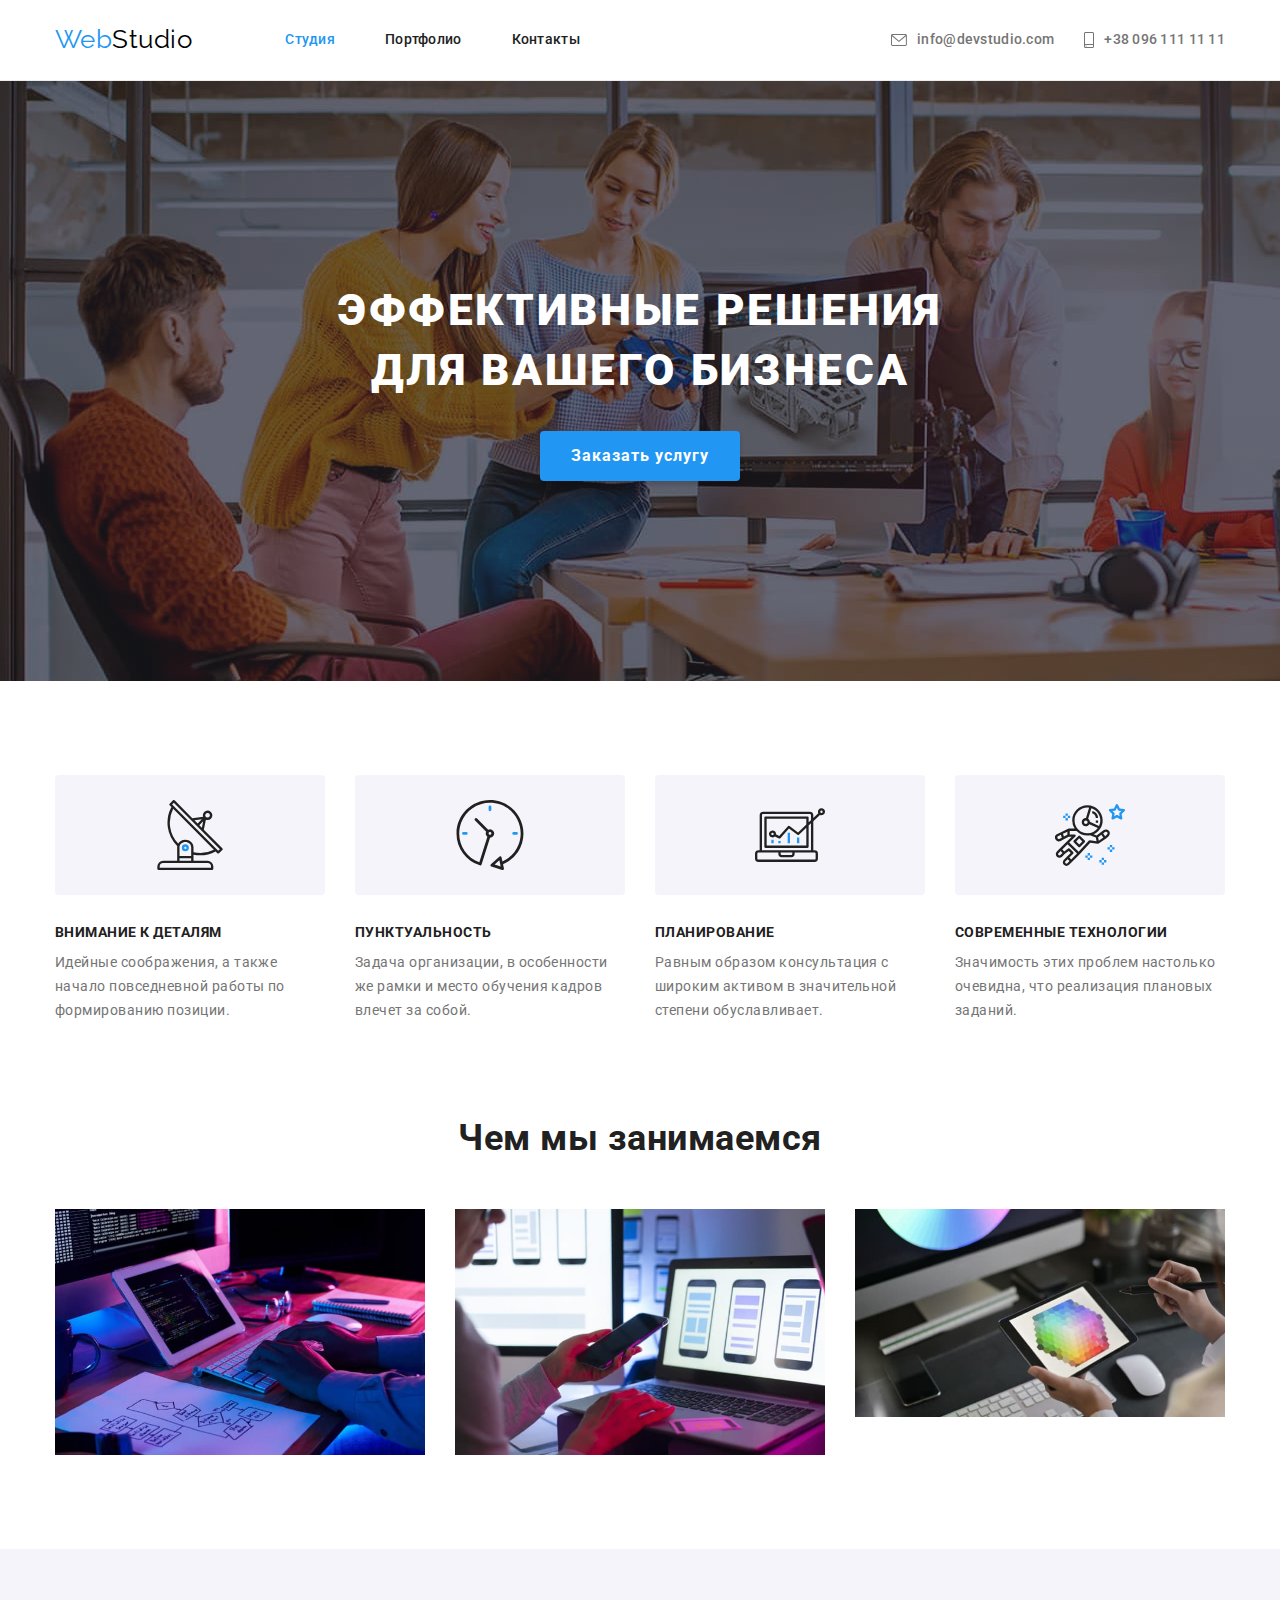
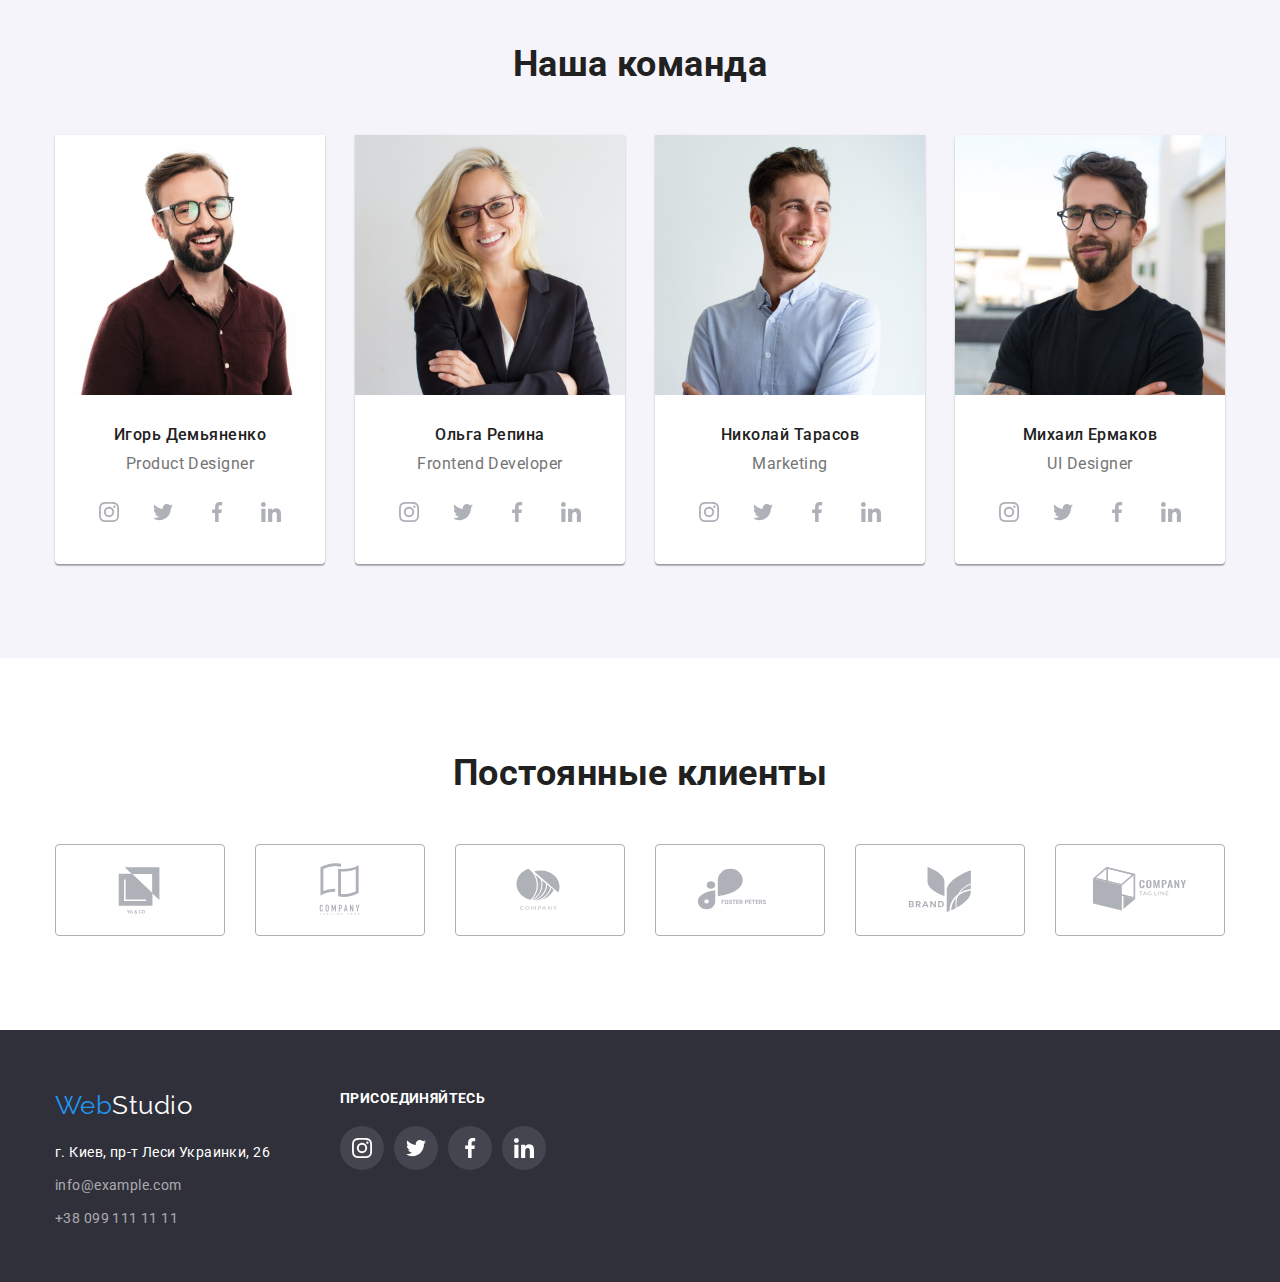
<file: index.html>
<!DOCTYPE html>
<html lang="ru">
	<head>
		<meta charset="UTF-8" />
		<meta http-equiv="X-UA-Compatible" content="IE=edge" />
		<meta name="viewport" content="width=device-width, initial-scale=1.0" />
		<title>Студия</title>
		<link
			href="https://fonts.googleapis.com/css2?family=Raleway:wght@700&family=Roboto:wght@400;500;700;900&display=swap"
			rel="stylesheet"
		/>
		<link
			rel="stylesheet"
			href="https://cdnjs.cloudflare.com/ajax/libs/modern-normalize/1.1.0/modern-normalize.min.css"
		/>
		<link rel="stylesheet" href="./css/styles.css" />
	</head>
	<body>
		<!-- Header -->
		<header class="header">
			<div class="container header-container">
				<div class="header-logo">
					<a href="./" class="logo">
						<span class="logo-web">Web</span>
						<span>Studio</span>
					</a>
				</div>
				<nav class="header-nav">
					<ul class="site-nav">
						<li class="link current"><a href="./">Студия</a></li>
						<li class="link"><a href="./portfolio.html">Портфолио</a></li>
						<li class="link"><a href="">Контакты</a></li>
					</ul>
				</nav>
				<div class="auth-nav">
					<a href="mailto:info@devstudio.com">
						<svg class="auth-nav-svg" width="16" height="12">
							<use href="./images/icons.svg#icon-envelope"></use>
						</svg>
						info@devstudio.com
					</a>
					<a href="tel:+380961111111">
						<svg class="auth-nav-svg" width="10" height="16">
							<use href="./images/icons.svg#icon-smartphone"></use>
						</svg>
						+38 096 111 11 11
					</a>
				</div>
			</div>
		</header>
		<!-- Main -->
		<main>
			<!-- Герой -->
			<section class="hero">
				<div class="container">
					<h1 class="hero-title">Эффективные решения для вашего бизнеса</h1>
					<button class="hero-button" type="button">Заказать услугу</button>
				</div>
			</section>
			<!-- Особенности -->
			<section class="features section">
				<div class="container">
					<h2 class="features-none">Особенности</h2>
					<ul class="features-list">
						<li class="features-item">
							<div class="features-item-svg">
								<svg width="70" height="70">
									<use href="./images/icons.svg#icon-antenna"></use>
								</svg>
							</div>
							<h3 class="features-title">Внимание к деталям</h3>
							<p class="features-text">
								Идейные соображения, а также начало повседневной работы по формированию позиции.
							</p>
						</li>
						<li class="features-item">
							<div class="features-item-svg">
								<svg width="70" height="70">
									<use href="./images/icons.svg#icon-clock"></use>
								</svg>
							</div>

							<h3 class="features-title">Пунктуальность</h3>
							<p class="features-text">
								Задача организации, в особенности же рамки и место обучения кадров влечет за собой.
							</p>
						</li>
						<li class="features-item">
							<div class="features-item-svg">
								<svg width="70" height="70">
									<use href="./images/icons.svg#icon-diagram"></use>
								</svg>
							</div>
							<h3 class="features-title">Планирование</h3>
							<p class="features-text">
								Равным образом консультация с широким активом в значительной степени обуславливает.
							</p>
						</li>
						<li class="features-item">
							<div class="features-item-svg">
								<svg width="70" height="70">
									<use href="./images/icons.svg#icon-astronaut"></use>
								</svg>
							</div>
							<h3 class="features-title">Современные технологии</h3>
							<p class="features-text">Значимость этих проблем настолько очевидна, что реализация плановых заданий.</p>
						</li>
					</ul>
				</div>
			</section>

			<!-- Чем мы занимаемся -->
			<section class="work">
				<div class="container">
					<h2 class="section-title">Чем мы занимаемся</h2>
					<ul class="work-list">
						<li>
							<img src="./images/box1.jpg" width="370" height="294" alt="box1" />
						</li>
						<li>
							<img src="./images/box2.jpg" width="370" height="294" alt="box2" />
						</li>
						<li>
							<img src="./images/box3.jpg" width="370" height="294" alt="box3" />
						</li>
					</ul>
				</div>
			</section>

			<!-- Наша команда -->
			<section class="team-section section">
				<div class="container">
					<h2 class="section-title">Наша команда</h2>
					<ul class="team-list">
						<li class="team-card">
							<img src="./images/teamcard1.jpg" width="270" alt="teamcard1" />
							<div class="team-text">
								<h3 class="team-name">Игорь Демьяненко</h3>
								<p class="team-position">Product Designer</p>
								<ul class="team-socials">
									<li>
										<a class="team-socials-icon" href="">
											<svg class="team-socials-svg" width="20" height="20">
												<use href="./images/icons.svg#icon-instagram"></use>
											</svg>
										</a>
									</li>
									<li>
										<a class="team-socials-icon" href="">
											<svg class="team-socials-svg" width="20" height="20">
												<use href="./images/icons.svg#icon-twitter"></use>
											</svg>
										</a>
									</li>
									<li>
										<a class="team-socials-icon" href="">
											<svg class="team-socials-svg" width="20" height="20">
												<use href="./images/icons.svg#icon-facebook"></use>
											</svg>
										</a>
									</li>
									<li>
										<a class="team-socials-icon" href="">
											<svg class="team-socials-svg" width="20" height="20">
												<use href="./images/icons.svg#icon-linkedin"></use>
											</svg>
										</a>
									</li>
								</ul>
							</div>
						</li>
						<li class="team-card">
							<img src="./images/teamcard2.jpg" width="270" alt="teamcard2" />
							<div class="team-text">
								<h3 class="team-name">Ольга Репина</h3>
								<p class="team-position">Frontend Developer</p>
								<ul class="team-socials">
									<li>
										<a class="team-socials-icon" href="">
											<svg class="team-socials-svg" width="20" height="20">
												<use href="./images/icons.svg#icon-instagram"></use>
											</svg>
										</a>
									</li>
									<li>
										<a class="team-socials-icon" href="">
											<svg class="team-socials-svg" width="20" height="20">
												<use href="./images/icons.svg#icon-twitter"></use>
											</svg>
										</a>
									</li>
									<li>
										<a class="team-socials-icon" href="">
											<svg class="team-socials-svg" width="20" height="20">
												<use href="./images/icons.svg#icon-facebook"></use>
											</svg>
										</a>
									</li>
									<li>
										<a class="team-socials-icon" href="">
											<svg class="team-socials-svg" width="20" height="20">
												<use href="./images/icons.svg#icon-linkedin"></use>
											</svg>
										</a>
									</li>
								</ul>
							</div>
						</li>
						<li class="team-card">
							<img src="./images/teamcard3.jpg" width="270" alt="teamcard3" />
							<div class="team-text">
								<h3 class="team-name">Николай Тарасов</h3>
								<p class="team-position">Marketing</p>
								<ul class="team-socials">
									<li>
										<a class="team-socials-icon" href="">
											<svg class="team-socials-svg" width="20" height="20">
												<use href="./images/icons.svg#icon-instagram"></use>
											</svg>
										</a>
									</li>
									<li>
										<a class="team-socials-icon" href="">
											<svg class="team-socials-svg" width="20" height="20">
												<use href="./images/icons.svg#icon-twitter"></use>
											</svg>
										</a>
									</li>
									<li>
										<a class="team-socials-icon" href="">
											<svg class="team-socials-svg" width="20" height="20">
												<use href="./images/icons.svg#icon-facebook"></use>
											</svg>
										</a>
									</li>
									<li>
										<a class="team-socials-icon" href="">
											<svg class="team-socials-svg" width="20" height="20">
												<use href="./images/icons.svg#icon-linkedin"></use>
											</svg>
										</a>
									</li>
								</ul>
							</div>
						</li>
						<li class="team-card">
							<img src="./images/teamcard4.jpg" width="270" alt="teamcard4" />
							<div class="team-text">
								<h3 class="team-name">Михаил Ермаков</h3>
								<p class="team-position">UI Designer</p>
								<ul class="team-socials">
									<li>
										<a class="team-socials-icon" href="">
											<svg class="team-socials-svg" width="20" height="20">
												<use href="./images/icons.svg#icon-instagram"></use>
											</svg>
										</a>
									</li>
									<li>
										<a class="team-socials-icon" href="">
											<svg class="team-socials-svg" width="20" height="20">
												<use href="./images/icons.svg#icon-twitter"></use>
											</svg>
										</a>
									</li>
									<li>
										<a class="team-socials-icon" href="">
											<svg class="team-socials-svg" width="20" height="20">
												<use href="./images/icons.svg#icon-facebook"></use>
											</svg>
										</a>
									</li>
									<li>
										<a class="team-socials-icon" href="">
											<svg class="team-socials-svg" width="20" height="20">
												<use href="./images/icons.svg#icon-linkedin"></use>
											</svg>
										</a>
									</li>
								</ul>
							</div>
						</li>
					</ul>
				</div>
			</section>

			<!-- Постоянные клиенты -->
			<section class="clients section">
				<div class="container">
					<h2 class="section-title">Постоянные клиенты</h2>
					<ul class="clients-list">
						<li>
							<a class="clients-item" href="">
								<svg class="clients-icon" width="106" height="60">
									<use href="./images/icons.svg#icon-logo1"></use>
								</svg>
							</a>
						</li>
						<li>
							<a class="clients-item" href="">
								<svg class="clients-icon" width="106" height="60">
									<use href="./images/icons.svg#icon-logo2"></use>
								</svg>
							</a>
						</li>
						<li>
							<a class="clients-item" href="">
								<svg class="clients-icon" width="106" height="60">
									<use href="./images/icons.svg#icon-logo3"></use>
								</svg>
							</a>
						</li>
						<li>
							<a class="clients-item" href="">
								<svg class="clients-icon" width="106" height="60">
									<use href="./images/icons.svg#icon-logo4"></use>
								</svg>
							</a>
						</li>
						<li>
							<a class="clients-item" href="">
								<svg class="clients-icon" width="106" height="60">
									<use href="./images/icons.svg#icon-logo5"></use>
								</svg>
							</a>
						</li>
						<li>
							<a class="clients-item" href="">
								<svg class="clients-icon" width="106" height="60">
									<use href="./images/icons.svg#icon-logo6"></use>
								</svg>
							</a>
						</li>
					</ul>
				</div>
			</section>
		</main>

		<!-- Footer -->
		<footer class="footer">
			<div class="footer-container container">
				<div class="footer-logo">
					<a href="./" class="logo-footer">
						<span class="logo-web">Web</span>
						Studio
					</a>
					<address class="address">
						<ul>
							<li class="footer-list">
								<a
									class="footer-address"
									href="https://www.google.com/maps/place/бул.+Леси+Украинки,+26,+Киев,+02000/@50.4265807,30.5383858,17z/data=!3m1!4b1!4m5!3m4!1s0x40d4cf0e033ecbe9:0x57a4dffefec77da0!8m2!3d50.4265807!4d30.5383858"
									target="_blank"
									rel="noopener noreferrer"
								>
									г. Киев, пр-т Леси Украинки, 26
								</a>
							</li>
							<li class="footer-mail">
								<a class="footer-contacts" href="mailto:info@example.com">info@example.com</a>
							</li>
							<li class="footer-tel">
								<a class="footer-contacts" href="tel:+380991111111">+38 099 111 11 11</a>
							</li>
						</ul>
					</address>
				</div>

				<!-- Footer socials -->
				<div class="fsocials">
					<h2>Присоединяйтесь</h2>
					<ul class="fsocials-list">
						<li>
							<a class="fsocials-item" href="">
								<svg class="fsocials-icon" width="20" height="20">
									<use href="./images/icons.svg#icon-instagram"></use>
								</svg>
							</a>
						</li>
						<li>
							<a class="fsocials-item" href="">
								<svg class="fsocials-icon" width="20" height="20">
									<use href="./images/icons.svg#icon-twitter"></use>
								</svg>
							</a>
						</li>
						<li>
							<a class="fsocials-item" href="">
								<svg class="fsocials-icon" width="20" height="20">
									<use href="./images/icons.svg#icon-facebook"></use>
								</svg>
							</a>
						</li>
						<li>
							<a class="fsocials-item" class="fsocials-item" href="">
								<svg class="fsocials-icon" width="20" height="20">
									<use href="./images/icons.svg#icon-linkedin"></use>
								</svg>
							</a>
						</li>
					</ul>
				</div>
			</div>
		</footer>
	</body>
</html>
</file>
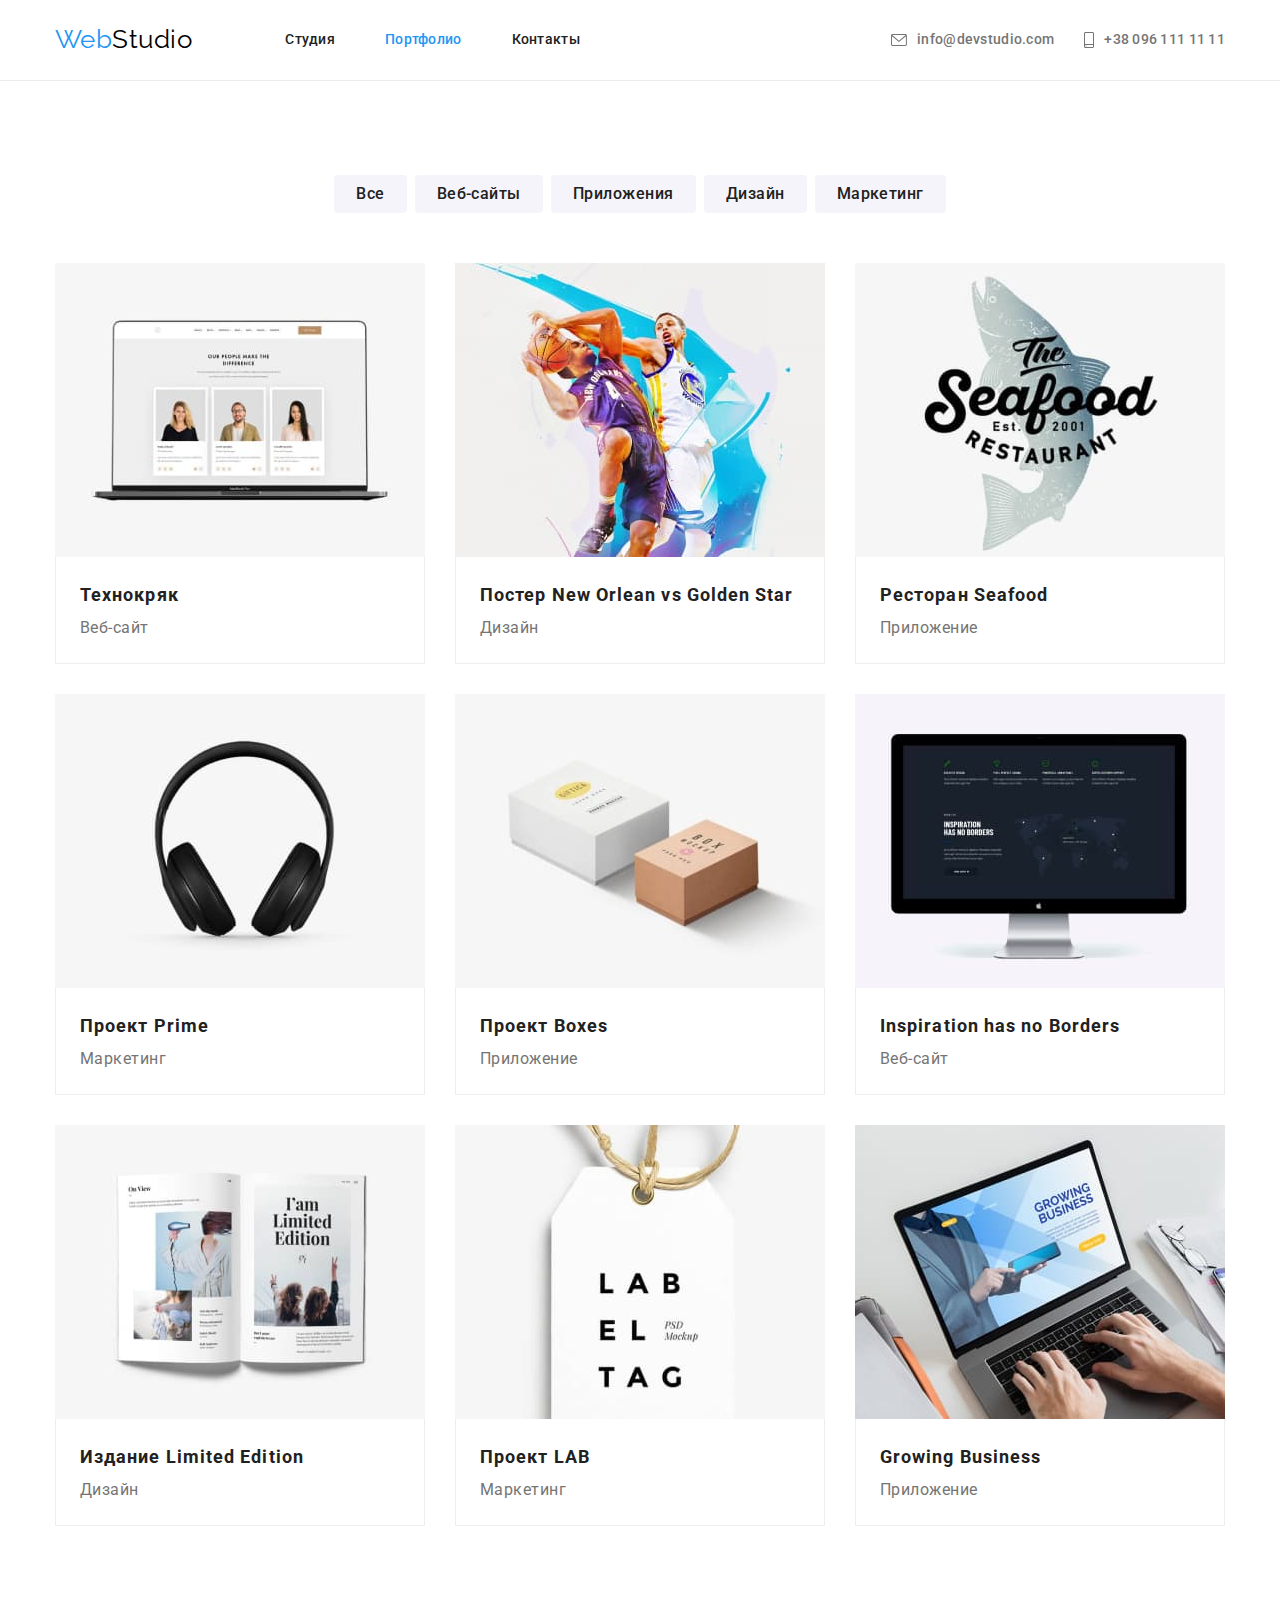
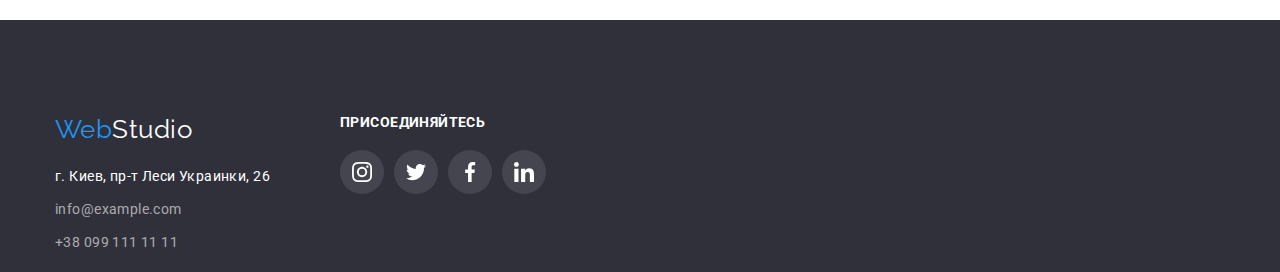
<file: portfolio.html>
<!DOCTYPE html>
<html lang="ru">
	<head>
		<meta charset="UTF-8" />
		<meta http-equiv="X-UA-Compatible" content="IE=edge" />
		<meta name="viewport" content="width=device-width, initial-scale=1.0" />
		<title>Портфолио</title>
		<link
			href="https://fonts.googleapis.com/css2?family=Raleway:wght@700&family=Roboto:wght@400;500;700;900&display=swap"
			rel="stylesheet"
		/>
		<link
			rel="stylesheet"
			href="https://cdnjs.cloudflare.com/ajax/libs/modern-normalize/1.1.0/modern-normalize.min.css"
		/>
		<link rel="stylesheet" href="./css/styles.css" />
	</head>

	<body>
		<!-- Header -->
		<header class="header">
			<div class="container header-container">
				<div class="header-logo">
					<a href="./" class="logo">
						<span class="logo-web">Web</span>
						<span>Studio</span>
					</a>
				</div>
				<nav class="header-nav">
					<ul class="site-nav">
						<li class="link"><a href="./">Студия</a></li>
						<li class="link current"><a href="./portfolio.html">Портфолио</a></li>
						<li class="link"><a href="">Контакты</a></li>
					</ul>
				</nav>
				<div class="auth-nav">
					<a href="mailto:info@devstudio.com">
						<svg class="auth-nav-svg" width="16" height="12">
							<use href="./images/icons.svg#icon-envelope"></use>
						</svg>
						info@devstudio.com
					</a>
					<a href="tel:+380961111111">
						<svg class="auth-nav-svg" width="10" height="16">
							<use href="./images/icons.svg#icon-smartphone"></use>
						</svg>
						+38 096 111 11 11
					</a>
				</div>
			</div>
		</header>

		<!-- Main -->
		<main>
			<section class="portfolio-container">
				<h1 class="portfolio-hidden">Портфолио</h1>
				<div class="container">
					<section class="project">
						<ul class="portfolio-filter">
							<li><button type="button">Все</button></li>
							<li><button type="button">Веб-сайты</button></li>
							<li><button type="button">Приложения</button></li>
							<li><button type="button">Дизайн</button></li>
							<li><button type="button">Маркетинг</button></li>
						</ul>
						<ul class="portfolio-project">
							<li class="portfolio-card">
								<img src="./images/portfolio1.jpg" width="370" alt="Технокряк" />
								<div class="portfolio-text">
									<h2 class="project-name">Технокряк</h2>
									<p class="project-type">Веб-сайт</p>
								</div>
							</li>
							<li class="portfolio-card">
								<img src="./images/portfolio2.jpg" width="370" alt="Постер New Orlean vs Golden Star" />
								<div class="portfolio-text">
									<h2 class="project-name">Постер New Orlean vs Golden Star</h2>
									<p class="project-type">Дизайн</p>
								</div>
							</li>
							<li class="portfolio-card">
								<img src="./images/portfolio3.jpg" width="370" alt="Ресторан Seafood" />
								<div class="portfolio-text">
									<h2 class="project-name">Ресторан Seafood</h2>
									<p class="project-type">Приложение</p>
								</div>
							</li>
							<li class="portfolio-card">
								<img src="./images/portfolio4.jpg" width="370" alt="Проект Prime" />
								<div class="portfolio-text">
									<h2 class="project-name">Проект Prime</h2>
									<p class="project-type">Маркетинг</p>
								</div>
							</li>
							<li class="portfolio-card">
								<img src="./images/portfolio5.jpg" width="370" alt="Проект Boxes" />
								<div class="portfolio-text">
									<h2 class="project-name">Проект Boxes</h2>
									<p class="project-type">Приложение</p>
								</div>
							</li>
							<li class="portfolio-card">
								<img src="./images/portfolio6.jpg" width="370" alt="Inspiration has no Borders" />
								<div class="portfolio-text">
									<h2 class="project-name">Inspiration has no Borders</h2>
									<p class="project-type">Веб-сайт</p>
								</div>
							</li>
							<li class="portfolio-card">
								<img src="./images/portfolio7.jpg" width="370" alt="Издание Limited Edition" />
								<div class="portfolio-text">
									<h2 class="project-name">Издание Limited Edition</h2>
									<p class="project-type">Дизайн</p>
								</div>
							</li>
							<li class="portfolio-card">
								<img src="./images/portfolio8.jpg" width="370" alt="Проект LAB" />
								<div class="portfolio-text">
									<h2 class="project-name">Проект LAB</h2>
									<p class="project-type">Маркетинг</p>
								</div>
							</li>
							<li class="portfolio-card">
								<img src="./images/portfolio9.jpg" width="370" alt="Growing Business" />
								<div class="portfolio-text">
									<h2 class="project-name">Growing Business</h2>
									<p class="project-type">Приложение</p>
								</div>
							</li>
						</ul>
					</section>
				</div>
			</section>
		</main>

		<!-- Footer -->
		<footer class="footer portfolio-container">
			<div class="footer-container container">
				<div class="footer-logo">
					<a href="./" class="logo-footer">
						<span class="logo-web">Web</span>
						Studio
					</a>
					<address class="address">
						<ul>
							<li class="footer-list">
								<a
									class="footer-address"
									href="https://www.google.com/maps/place/бул.+Леси+Украинки,+26,+Киев,+02000/@50.4265807,30.5383858,17z/data=!3m1!4b1!4m5!3m4!1s0x40d4cf0e033ecbe9:0x57a4dffefec77da0!8m2!3d50.4265807!4d30.5383858"
									target="_blank"
									rel="noopener noreferrer"
								>
									г. Киев, пр-т Леси Украинки, 26
								</a>
							</li>
							<li class="footer-mail">
								<a class="footer-contacts" href="mailto:info@example.com">info@example.com</a>
							</li>
							<li class="footer-tel">
								<a class="footer-contacts" href="tel:+380991111111">+38 099 111 11 11</a>
							</li>
						</ul>
					</address>
				</div>

				<!-- Footer socials -->
				<div class="fsocials">
					<h2>Присоединяйтесь</h2>
					<ul class="fsocials-list">
						<li>
							<a class="fsocials-item" href="">
								<svg class="fsocials-icon" width="20" height="20">
									<use href="./images/icons.svg#icon-instagram"></use>
								</svg>
							</a>
						</li>
						<li>
							<a class="fsocials-item" href="">
								<svg class="fsocials-icon" width="20" height="20">
									<use href="./images/icons.svg#icon-twitter"></use>
								</svg>
							</a>
						</li>
						<li>
							<a class="fsocials-item" href="">
								<svg class="fsocials-icon" width="20" height="20">
									<use href="./images/icons.svg#icon-facebook"></use>
								</svg>
							</a>
						</li>
						<li>
							<a class="fsocials-item" class="fsocials-item" href="">
								<svg class="fsocials-icon" width="20" height="20">
									<use href="./images/icons.svg#icon-linkedin"></use>
								</svg>
							</a>
						</li>
					</ul>
				</div>
			</div>
		</footer>
	</body>
</html>
</file>
<file: css/styles.css>
:root {
--primary-text-color: #757575;
--title-text-color: #212121;
--accent-color: #2196F3;
--icon-color: #AFB1B8;
--background-color: #FFFFFF;
--background-secondary-color: #2F303A;
--background-box-color: #F5F4FA;
}

body {
background-color: var(--background-color);
color: var(--title-text-color);
font-family: Roboto, sans-serif;
letter-spacing: 0.03em;
}

/* Base styles */

.container {
margin: 0 auto;
padding-left: 15px;
padding-right: 15px;
width: 1200px;
}

ul,
h1,
h2,
h3,
p {
list-style: none;
padding: 0;
margin: 0;
}

img {
display: block;
max-width: 100%;
height: auto;
}

/* Header */

.header {
border-bottom: 1px solid #ECECEC;
}

.header-container {
display: flex;
align-items: center;
height: 80px;
}

.logo {
display: flex;
color: #000000;
font-family: 'Raleway', sans-serif;
font-size: 26px;
line-height: 1.2;
text-decoration: none;
}

.logo-web {
color: var(--accent-color);
}

.site-nav {
margin-left: 93px;
}

.site-nav li + li {
margin-left: 50px;
}

.site-nav,
.auth-nav {
display: flex;
align-items: center;
height: 16px;
font-weight: 500;
font-size: 14px;
line-height: 1.1;
letter-spacing: 0.02em;
}

.site-nav a:hover,
.site-nav a:focus {
color: var(--accent-color);
}

.site-nav a {
color: var(--title-text-color);
text-decoration: none;
}

.site-nav .link.current a {
color: var(--accent-color);
}

.auth-nav {
margin-left: auto;
}

.auth-nav a {
display: flex;
align-items: center;
height: 16px;
color: var(--primary-text-color);
text-decoration: none;
}

.auth-nav a + a {
margin-left: 30px;
}

.auth-nav a:hover,
.auth-nav a:focus {
color: var(--accent-color);
}

.auth-nav-svg {
margin-right: 10px;
fill: currentColor;
}

/* Герой */

.hero {
margin: 0 auto;
padding-top: 200px;
padding-bottom: 200px;
height: 600px;
text-align: center;
background-color: var(--background-secondary-color);
background-image: linear-gradient(to right,
        rgba(47, 48, 58, 0.4),
        rgba(47, 48, 58, 0.4)), 
        url(../images/hero.jpg);
max-width: 1600px;
background-repeat: no-repeat;
background-size: cover;
}

.hero-title {
width: 696px;
text-align:center;
margin: 0 0 30px;
margin-left: auto;
margin-right: auto;
padding: 0;

flex-wrap: wrap;
color: var(--background-color);
font-weight: 900;
font-size: 44px;
line-height: 1.36;
letter-spacing: 0.06em;
text-transform: uppercase;
}

.hero-button {
display: block;
text-align: center;
margin-right: auto;
margin-left: auto;
background-color: var(--accent-color);
color: var(--background-color);
font-family: inherit;
font-weight: 700;
font-size: 16px;
line-height: 1.88;
letter-spacing: 0.06em;

cursor: pointer;
width: 200px;
height: 50px;
box-shadow: 0px 4px 4px rgba(0, 0, 0, 0.15);
border-radius: 4px;
border-color: transparent;
}

/* Особенности */

.features {

}

.features-list,
.work-list,
.team-list {
display: flex;
gap: 30px;
}

.features-none {
display: none;
}

.features-item {
width: 270px;
}

.features-item-svg {
display: flex;
align-items: center;
justify-content: center;
height: 120px;
margin-bottom: 30px;
background-color: var(--background-box-color);
border-radius: 4px;
}

.features-title {
margin-top: 0;
margin-bottom: 10px;
font-weight: 700;
font-size: 14px;
line-height: 1.14;
text-transform: uppercase;
}

.features-text {
margin-top: 0;
margin-bottom: 0;
color: var(--primary-text-color);
font-size: 14px;
line-height: 1.71;
}

/* Секции */

.section {
padding-top: 94px;
padding-bottom: 94px;
}

.work  {
padding-top: 0;
padding-bottom: 94px;
}

.team > .section {
padding-top: 94px;
}

.section-title {
margin: 0 auto 50px;
color: var(--title-text-color);
font-weight: 700;
font-size: 36px;
line-height: 1.17;
text-align: center;
}

/* Наша команда */

.team-section {
background-color: var(--background-box-color);
}

.team-card {
background-color: var(--background-color);
box-shadow: 0px 1px 3px rgba(0, 0, 0, 0.12), 0px 1px 1px rgba(0, 0, 0, 0.14), 0px 2px 1px rgba(0, 0, 0, 0.2);
border-radius: 0px 0px 4px 4px;
}

.team-text {
padding-top: 30px;
padding-bottom: 30px;
}

.team-name {
margin-bottom: 10px;
color: var(--title-text-color);
font-weight: 500;
font-size: 16px;
line-height: 1.19;
text-align: center;
}

.team-position {
color: var(--primary-text-color);
font-size: 16px;
line-height: 1.19;
text-align: center;
}

.team-socials {
display: flex;
justify-content: center;
gap: 10px;
margin-top: 16px;
}

.team-socials-icon {
display: flex;
align-items: center;
justify-content: center;
width: 44px;
height: 44px;
background-color: var(--background-color);
color: var(--icon-color);
border-radius: 50%;
}

.team-socials-icon:hover,
.team-socials-icon:focus {
background-color: var(--accent-color);
color: var(--background-color);
}

.team-socials-svg {
fill: currentColor;
}

/* Постоянные клиенты */

.clients-list {
display: flex;
justify-content: center;
gap: 30px;
}

.clients-item {
display: flex;
align-items: center;
justify-content: center;
gap: 30px;
width: 170px;
height: 92px;
border: 1px solid var(--icon-color);
border-radius: 4px;
color: var(--icon-color);
}

.clients-item:hover,
.clients-item:focus {
color: var(--accent-color);
border-color: var(--accent-color);
}

.clients-icon {
fill: currentColor;
}

/* Footer */

.footer {
height: 252px;
padding-top: 60px;
padding-bottom: 60px;
margin: 0 auto;
background-color: var(--background-secondary-color);
}

.footer-container {
display: flex;
gap: 70px;
}

.footer-logo {

}

.logo-footer {
display: flex;
color: var(--background-color);
font-family: 'Raleway', sans-serif;
font-size: 26px;
line-height: 1.2;
text-decoration: none;
}

.address {
margin-top: 20px;
}

.footer-address {
color: var(--background-color);
font-style: normal;
font-weight: 400;
font-size: 14px;
line-height: 1.71;
letter-spacing: 0.03em;
text-decoration: none;
}

.footer-contacts {
color: rgba(255, 255, 255, 0.6);
font-style: normal;
font-weight: 400;
font-size: 14px;
line-height: 1.71;
letter-spacing: 0.03em;
text-decoration: none;
}

.footer-list,
.footer-mail {
margin-bottom: 9px;
}

.address a:hover,
.address a:focus {
color: var(--accent-color);
}

/* Footer socials */

.fsocials>h2 {
color: var(--background-color);
font-size: 14px;
line-height: 16px;
letter-spacing: 0.03em;
text-transform: uppercase;
}

.fsocials-list {
display: flex;
width: 206px;
align-items: baseline;
justify-content: space-between;
margin-top: 20px;
}

.fsocials-item {
display: flex;
align-items: center;
justify-content: center;
width: 44px;
height: 44px;
color: var(--background-color);
background: rgba(255, 255, 255, 0.1);
border-radius: 50%;
}

.fsocials-item:hover,
.fsocials-item:focus {
background-color:var(--accent-color);
}

.fsocials-icon {
fill: currentColor;
}

/* Стили для Портфолио */

/* Портфолио */

.portfolio-container {
padding-top: 94px;
padding-bottom: 94px;
}

.portfolio-hidden {
display: none;
}
.portfolio-filter {
display: flex;
justify-content: center;
align-items: flex-start;
gap: 8px;
margin-bottom: 50px;
}

.portfolio-filter button {
padding: 6px 22px;
height: 38px;

background-color: var(--background-box-color);
color: var(--title-text-color);
border: none;
border-radius: 4px;
font-family: inherit;
font-weight: 500;
font-size: 16px;
line-height: 1.62;
text-align: center;
letter-spacing: 0.03em;

cursor: pointer;
}

.portfolio-filter button:hover,
.portfolio-filter button:focus {
color: var(--background-color);
background-color: var(--accent-color);
box-shadow: 0px 3px 1px rgba(0, 0, 0, 0.1), 0px 1px 2px rgba(0, 0, 0, 0.08), 0px 2px 2px rgba(0, 0, 0, 0.12);
border-radius: 4px;
}

/* Портфолио проекты*/

.portfolio-project {
display: flex;
flex-wrap: wrap;
gap: 30px;
}

.portfolio-card:hover,
.portfolio-card:focus {
box-shadow: 0px 1px 1px rgba(0, 0, 0, 0.12), 
0px 4px 4px rgba(0, 0, 0, 0.06), 
1px 4px 6px rgba(0, 0, 0, 0.16);
}

.portfolio-text {
padding: 20px 24px;
border: 1px solid #EEEEEE;
border-top: none;
}

.project-name {
font-weight: 700;
font-size: 18px;
line-height: 2;
letter-spacing: 0.06em;
}

.project-type {
color: var(--primary-text-color);
font-size: 16px;
line-height: 1.88;
letter-spacing: 0.03em;
}
</file>
